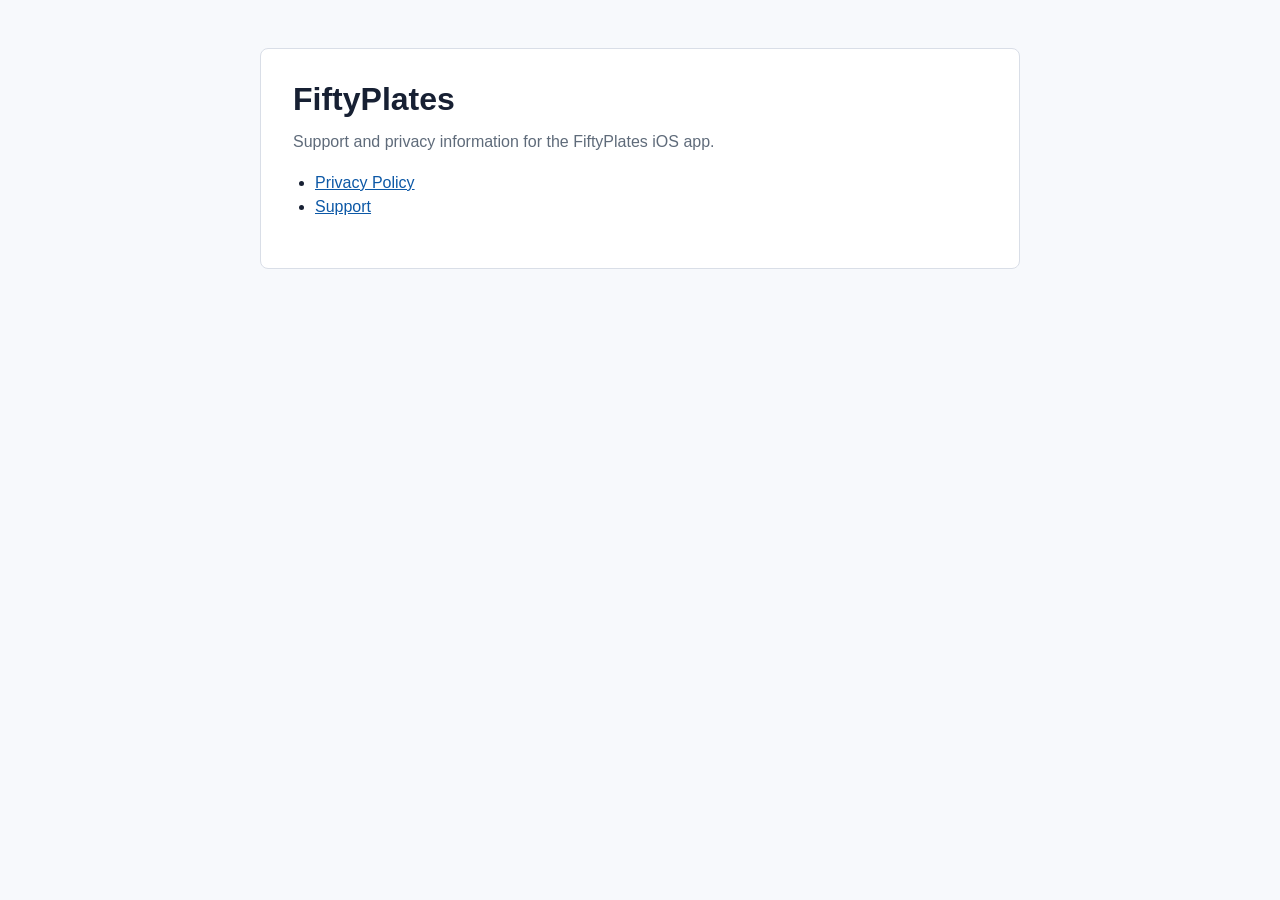
<file: fiftyplates/index.html>
<!doctype html>
<html lang="en">
  <head>
    <meta charset="utf-8">
    <meta name="viewport" content="width=device-width, initial-scale=1">
    <title>FiftyPlates Support</title>
    <style>
      :root {
        color-scheme: light;
        --ink: #172033;
        --muted: #5f6b7a;
        --line: #d9dee7;
        --bg: #f7f9fc;
        --panel: #ffffff;
        --accent: #0c58a6;
      }

      * {
        box-sizing: border-box;
      }

      body {
        margin: 0;
        font-family: -apple-system, BlinkMacSystemFont, "Segoe UI", sans-serif;
        line-height: 1.55;
        color: var(--ink);
        background: var(--bg);
      }

      main {
        width: min(760px, calc(100% - 32px));
        margin: 48px auto;
        padding: 32px;
        background: var(--panel);
        border: 1px solid var(--line);
        border-radius: 8px;
      }

      h1 {
        margin: 0 0 12px;
        font-size: 2rem;
        line-height: 1.15;
      }

      p {
        margin: 0 0 16px;
      }

      ul {
        padding-left: 22px;
      }

      a {
        color: var(--accent);
      }

      .muted {
        color: var(--muted);
      }
    </style>
  </head>
  <body>
    <main>
      <h1>FiftyPlates</h1>
      <p class="muted">Support and privacy information for the FiftyPlates iOS app.</p>
      <ul>
        <li><a href="./privacy.html">Privacy Policy</a></li>
        <li><a href="./support.html">Support</a></li>
      </ul>
    </main>
  </body>
</html>
</file>
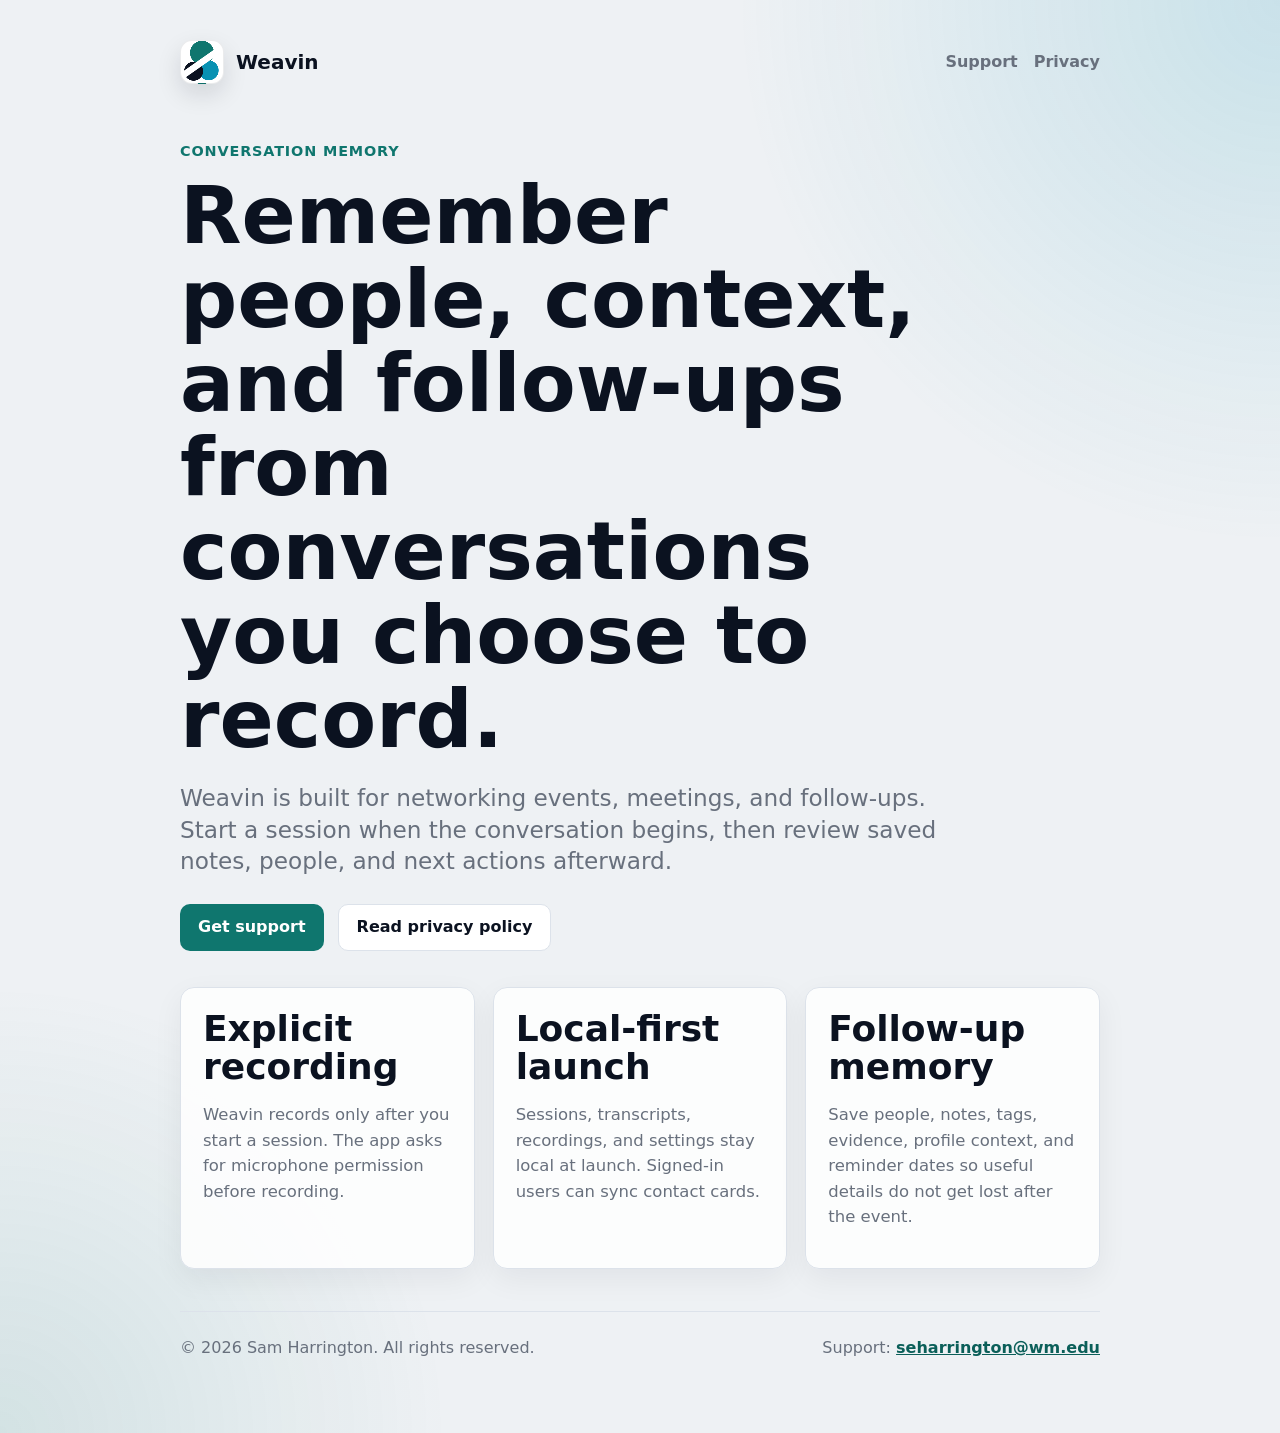
<file: noted/index.html>
<!doctype html>
<html lang="en">
  <head>
    <meta charset="utf-8" />
    <meta name="viewport" content="width=device-width, initial-scale=1" />
    <title>Weavin</title>
    <meta
      name="description"
      content="Weavin helps you remember people, follow-ups, and useful context from conversations you choose to record."
    />
    <link rel="stylesheet" href="./styles.css" />
  </head>
  <body>
    <main class="page">
      <nav class="nav" aria-label="Main">
        <a class="brand" href="./index.html">
          <span class="brand-mark" aria-hidden="true"></span>
          <span>Weavin</span>
        </a>
        <div class="nav-links">
          <a href="./support.html">Support</a>
          <a href="./privacy.html">Privacy</a>
        </div>
      </nav>

      <section class="hero">
        <div class="eyebrow">Conversation memory</div>
        <h1>Remember people, context, and follow-ups from conversations you choose to record.</h1>
        <p class="lede">
          Weavin is built for networking events, meetings, and follow-ups. Start
          a session when the conversation begins, then review saved notes,
          people, and next actions afterward.
        </p>
        <div class="button-row">
          <a class="button" href="./support.html">Get support</a>
          <a class="button secondary" href="./privacy.html">Read privacy policy</a>
        </div>
      </section>

      <section class="grid" aria-label="Launch scope">
        <article class="card">
          <h2>Explicit recording</h2>
          <p>
            Weavin records only after you start a session. The app asks for
            microphone permission before recording.
          </p>
        </article>
        <article class="card">
          <h2>Local-first launch</h2>
          <p>
            Sessions, transcripts, recordings, and settings stay local at
            launch. Signed-in users can sync contact cards.
          </p>
        </article>
        <article class="card">
          <h2>Follow-up memory</h2>
          <p>
            Save people, notes, tags, evidence, profile context, and reminder
            dates so useful details do not get lost after the event.
          </p>
        </article>
      </section>

      <footer class="footer">
        <span>© 2026 Sam Harrington. All rights reserved.</span>
        <span>Support: <a href="mailto:seharrington@wm.edu">seharrington@wm.edu</a></span>
      </footer>
    </main>
  </body>
</html>
</file>
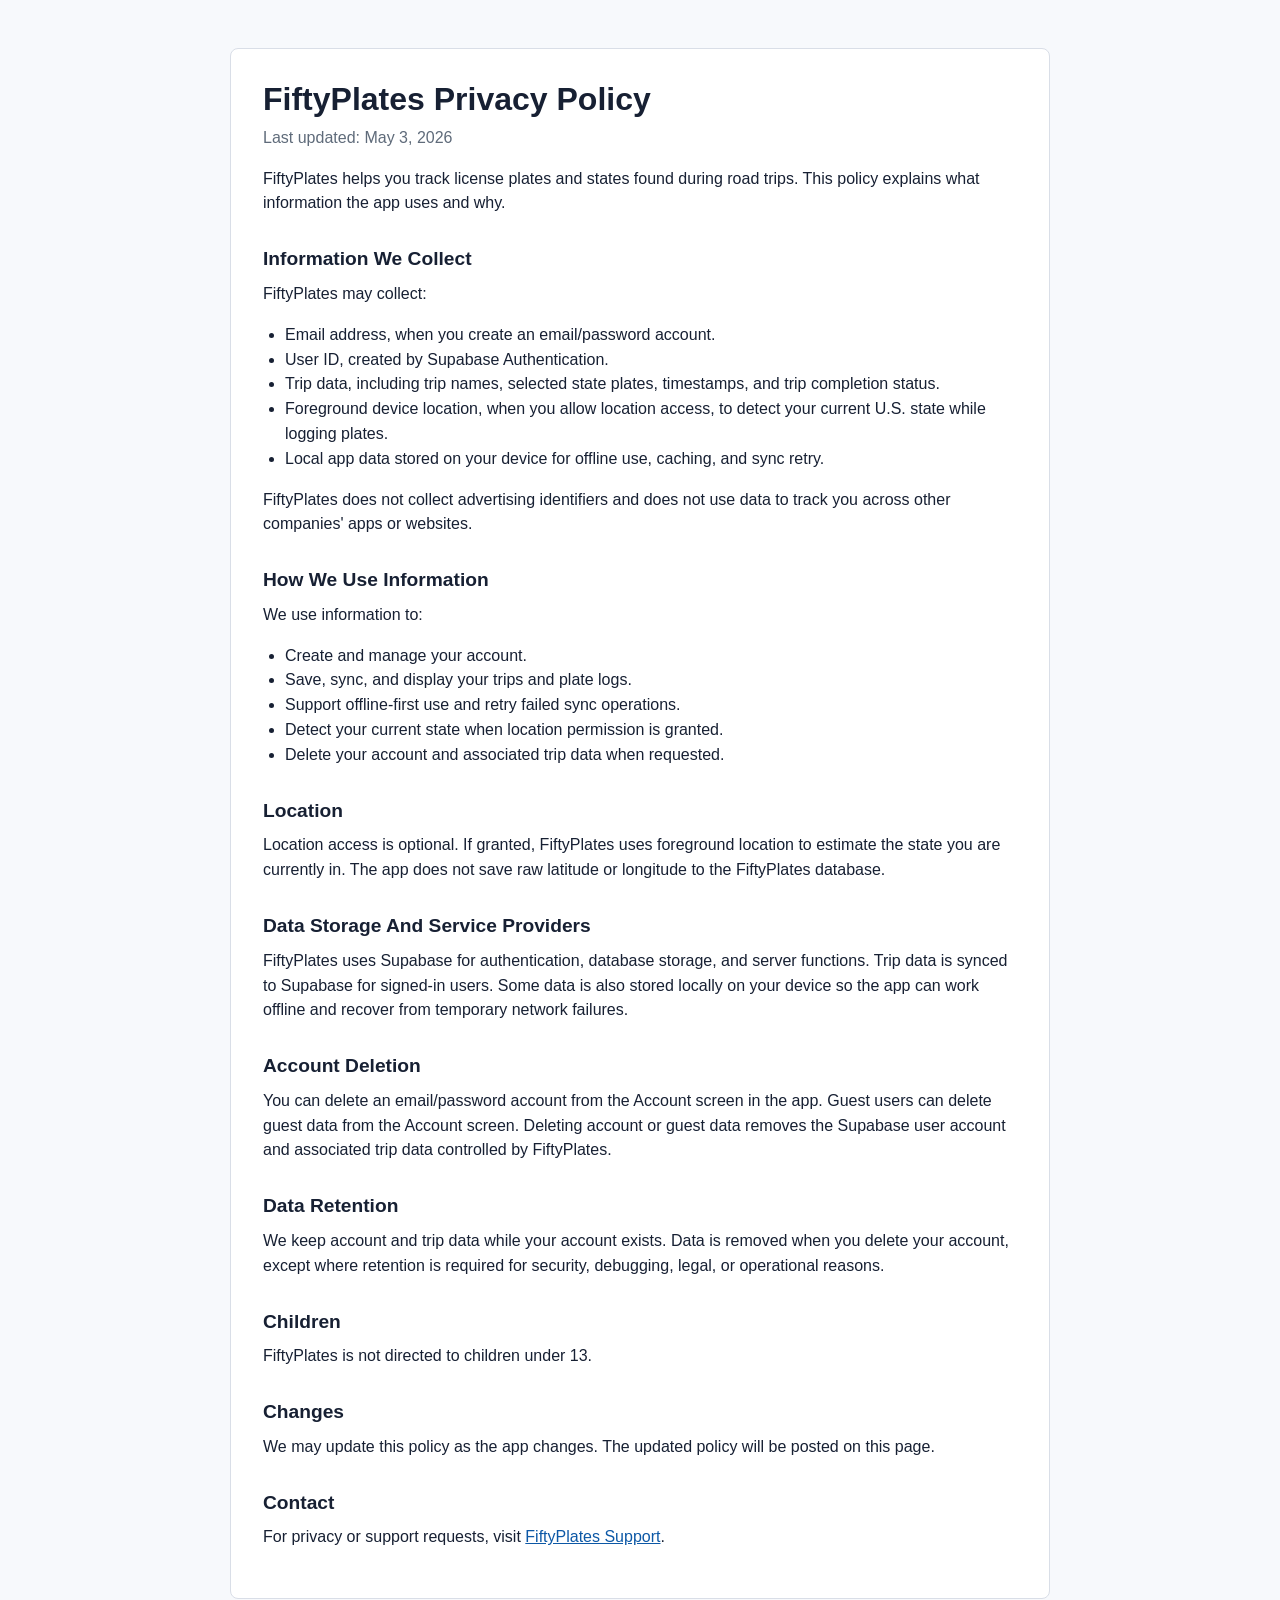
<file: fiftyplates/privacy.html>
<!doctype html>
<html lang="en">
  <head>
    <meta charset="utf-8">
    <meta name="viewport" content="width=device-width, initial-scale=1">
    <title>FiftyPlates Privacy Policy</title>
    <style>
      :root {
        color-scheme: light;
        --ink: #172033;
        --muted: #5f6b7a;
        --line: #d9dee7;
        --bg: #f7f9fc;
        --panel: #ffffff;
        --accent: #0c58a6;
      }

      * {
        box-sizing: border-box;
      }

      body {
        margin: 0;
        font-family: -apple-system, BlinkMacSystemFont, "Segoe UI", sans-serif;
        line-height: 1.55;
        color: var(--ink);
        background: var(--bg);
      }

      main {
        width: min(820px, calc(100% - 32px));
        margin: 48px auto;
        padding: 32px;
        background: var(--panel);
        border: 1px solid var(--line);
        border-radius: 8px;
      }

      h1 {
        margin: 0 0 8px;
        font-size: 2rem;
        line-height: 1.15;
      }

      h2 {
        margin: 28px 0 8px;
        font-size: 1.2rem;
      }

      p {
        margin: 0 0 16px;
      }

      ul {
        padding-left: 22px;
      }

      a {
        color: var(--accent);
      }

      .muted {
        color: var(--muted);
      }
    </style>
  </head>
  <body>
    <main>
      <h1>FiftyPlates Privacy Policy</h1>
      <p class="muted">Last updated: May 3, 2026</p>

      <p>FiftyPlates helps you track license plates and states found during road trips. This policy explains what information the app uses and why.</p>

      <h2>Information We Collect</h2>
      <p>FiftyPlates may collect:</p>
      <ul>
        <li>Email address, when you create an email/password account.</li>
        <li>User ID, created by Supabase Authentication.</li>
        <li>Trip data, including trip names, selected state plates, timestamps, and trip completion status.</li>
        <li>Foreground device location, when you allow location access, to detect your current U.S. state while logging plates.</li>
        <li>Local app data stored on your device for offline use, caching, and sync retry.</li>
      </ul>
      <p>FiftyPlates does not collect advertising identifiers and does not use data to track you across other companies' apps or websites.</p>

      <h2>How We Use Information</h2>
      <p>We use information to:</p>
      <ul>
        <li>Create and manage your account.</li>
        <li>Save, sync, and display your trips and plate logs.</li>
        <li>Support offline-first use and retry failed sync operations.</li>
        <li>Detect your current state when location permission is granted.</li>
        <li>Delete your account and associated trip data when requested.</li>
      </ul>

      <h2>Location</h2>
      <p>Location access is optional. If granted, FiftyPlates uses foreground location to estimate the state you are currently in. The app does not save raw latitude or longitude to the FiftyPlates database.</p>

      <h2>Data Storage And Service Providers</h2>
      <p>FiftyPlates uses Supabase for authentication, database storage, and server functions. Trip data is synced to Supabase for signed-in users. Some data is also stored locally on your device so the app can work offline and recover from temporary network failures.</p>

      <h2>Account Deletion</h2>
      <p>You can delete an email/password account from the Account screen in the app. Guest users can delete guest data from the Account screen. Deleting account or guest data removes the Supabase user account and associated trip data controlled by FiftyPlates.</p>

      <h2>Data Retention</h2>
      <p>We keep account and trip data while your account exists. Data is removed when you delete your account, except where retention is required for security, debugging, legal, or operational reasons.</p>

      <h2>Children</h2>
      <p>FiftyPlates is not directed to children under 13.</p>

      <h2>Changes</h2>
      <p>We may update this policy as the app changes. The updated policy will be posted on this page.</p>

      <h2>Contact</h2>
      <p>For privacy or support requests, visit <a href="./support.html">FiftyPlates Support</a>.</p>
    </main>
  </body>
</html>
</file>
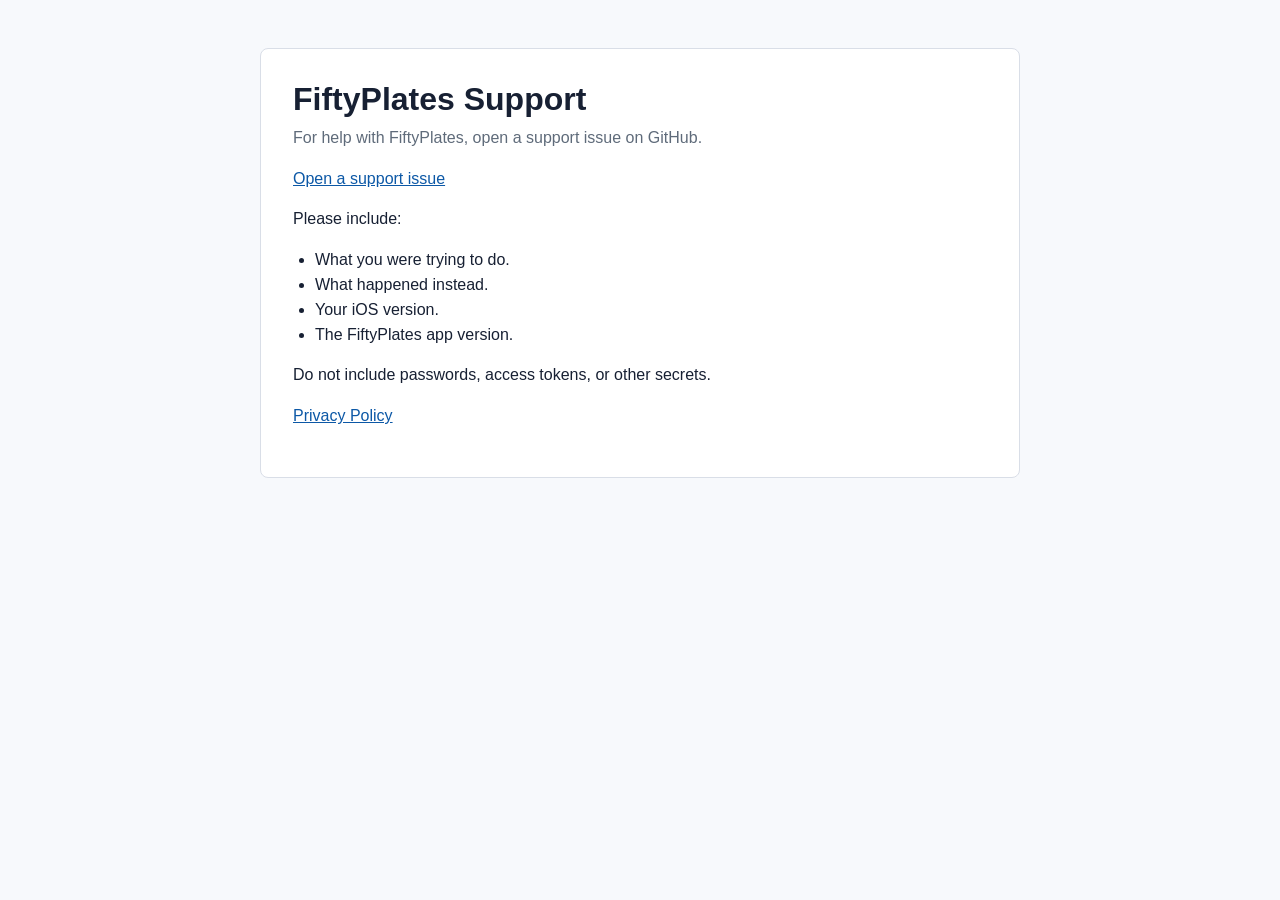
<file: fiftyplates/support.html>
<!doctype html>
<html lang="en">
  <head>
    <meta charset="utf-8">
    <meta name="viewport" content="width=device-width, initial-scale=1">
    <title>FiftyPlates Support</title>
    <style>
      :root {
        color-scheme: light;
        --ink: #172033;
        --muted: #5f6b7a;
        --line: #d9dee7;
        --bg: #f7f9fc;
        --panel: #ffffff;
        --accent: #0c58a6;
      }

      * {
        box-sizing: border-box;
      }

      body {
        margin: 0;
        font-family: -apple-system, BlinkMacSystemFont, "Segoe UI", sans-serif;
        line-height: 1.55;
        color: var(--ink);
        background: var(--bg);
      }

      main {
        width: min(760px, calc(100% - 32px));
        margin: 48px auto;
        padding: 32px;
        background: var(--panel);
        border: 1px solid var(--line);
        border-radius: 8px;
      }

      h1 {
        margin: 0 0 8px;
        font-size: 2rem;
        line-height: 1.15;
      }

      p {
        margin: 0 0 16px;
      }

      ul {
        padding-left: 22px;
      }

      a {
        color: var(--accent);
      }

      .muted {
        color: var(--muted);
      }
    </style>
  </head>
  <body>
    <main>
      <h1>FiftyPlates Support</h1>
      <p class="muted">For help with FiftyPlates, open a support issue on GitHub.</p>
      <p><a href="https://github.com/JeremyBarry03/FiftyPlates/issues">Open a support issue</a></p>
      <p>Please include:</p>
      <ul>
        <li>What you were trying to do.</li>
        <li>What happened instead.</li>
        <li>Your iOS version.</li>
        <li>The FiftyPlates app version.</li>
      </ul>
      <p>Do not include passwords, access tokens, or other secrets.</p>
      <p><a href="./privacy.html">Privacy Policy</a></p>
    </main>
  </body>
</html>
</file>
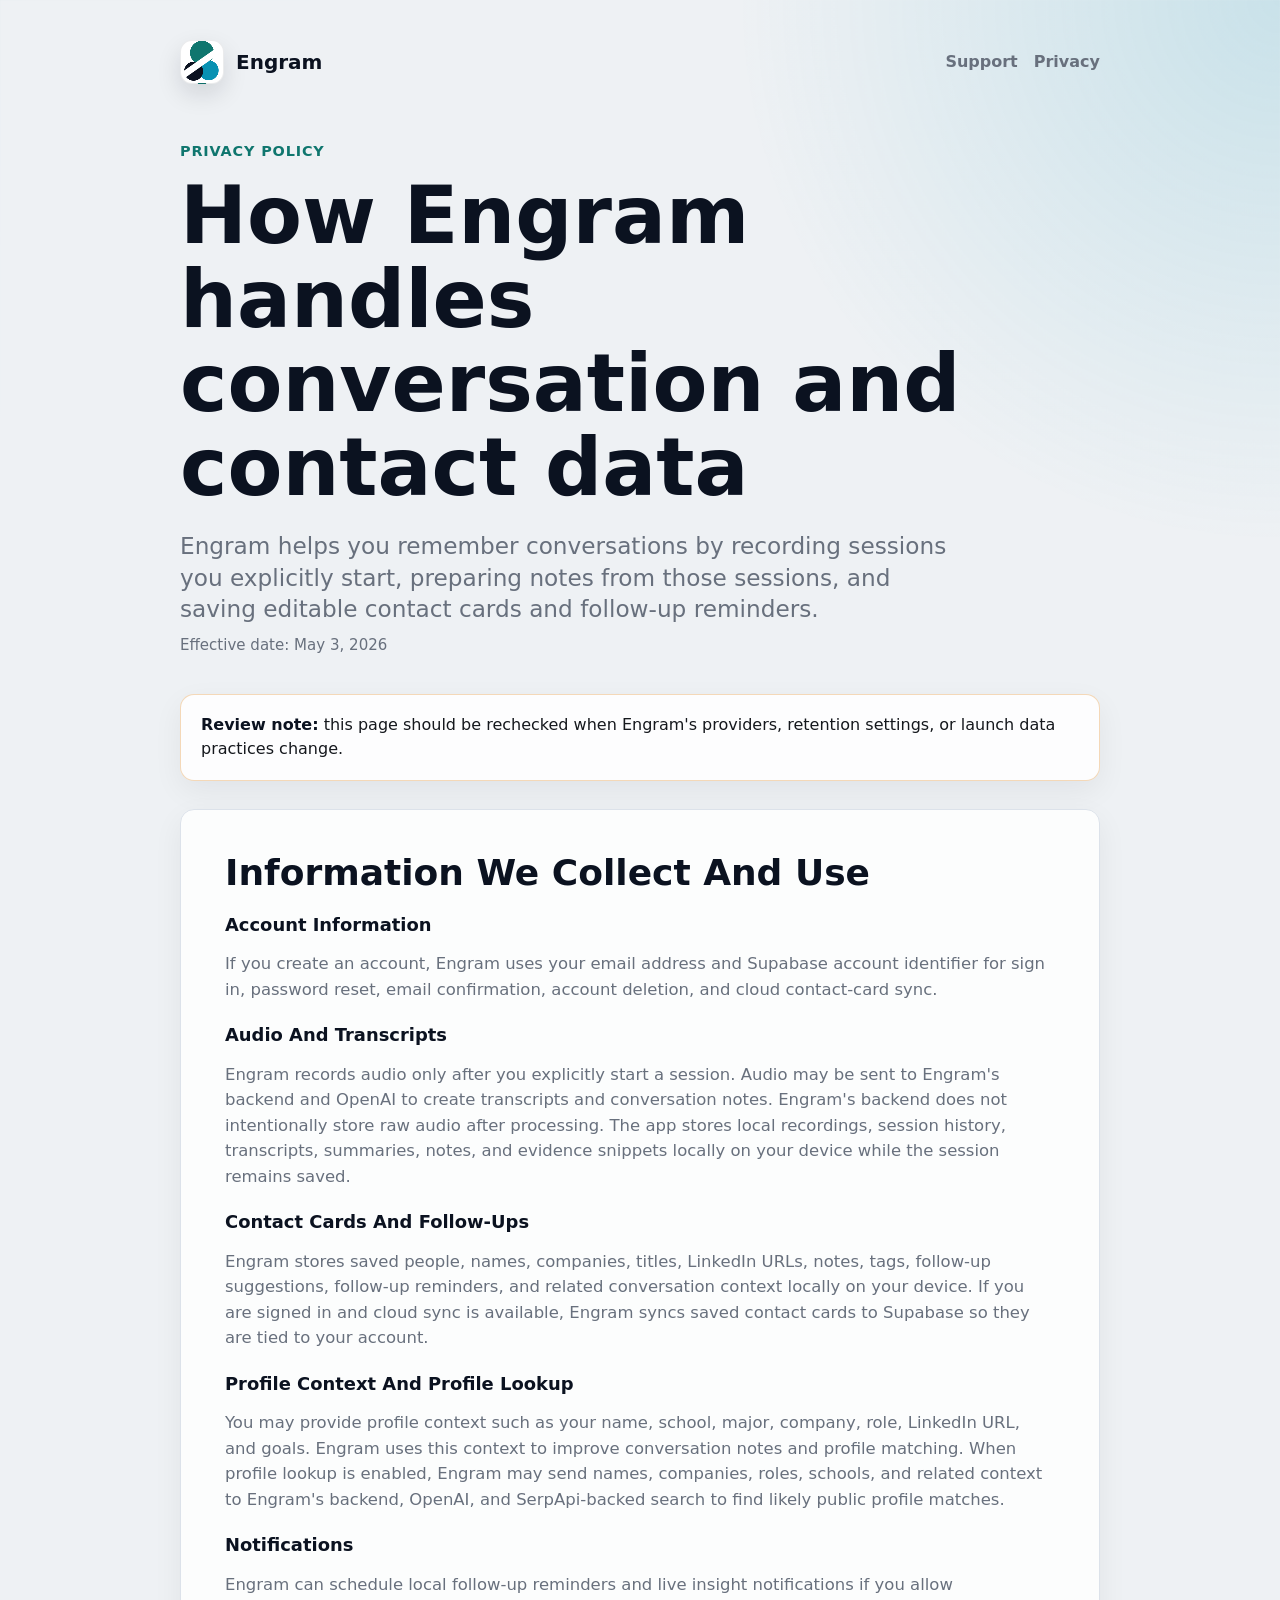
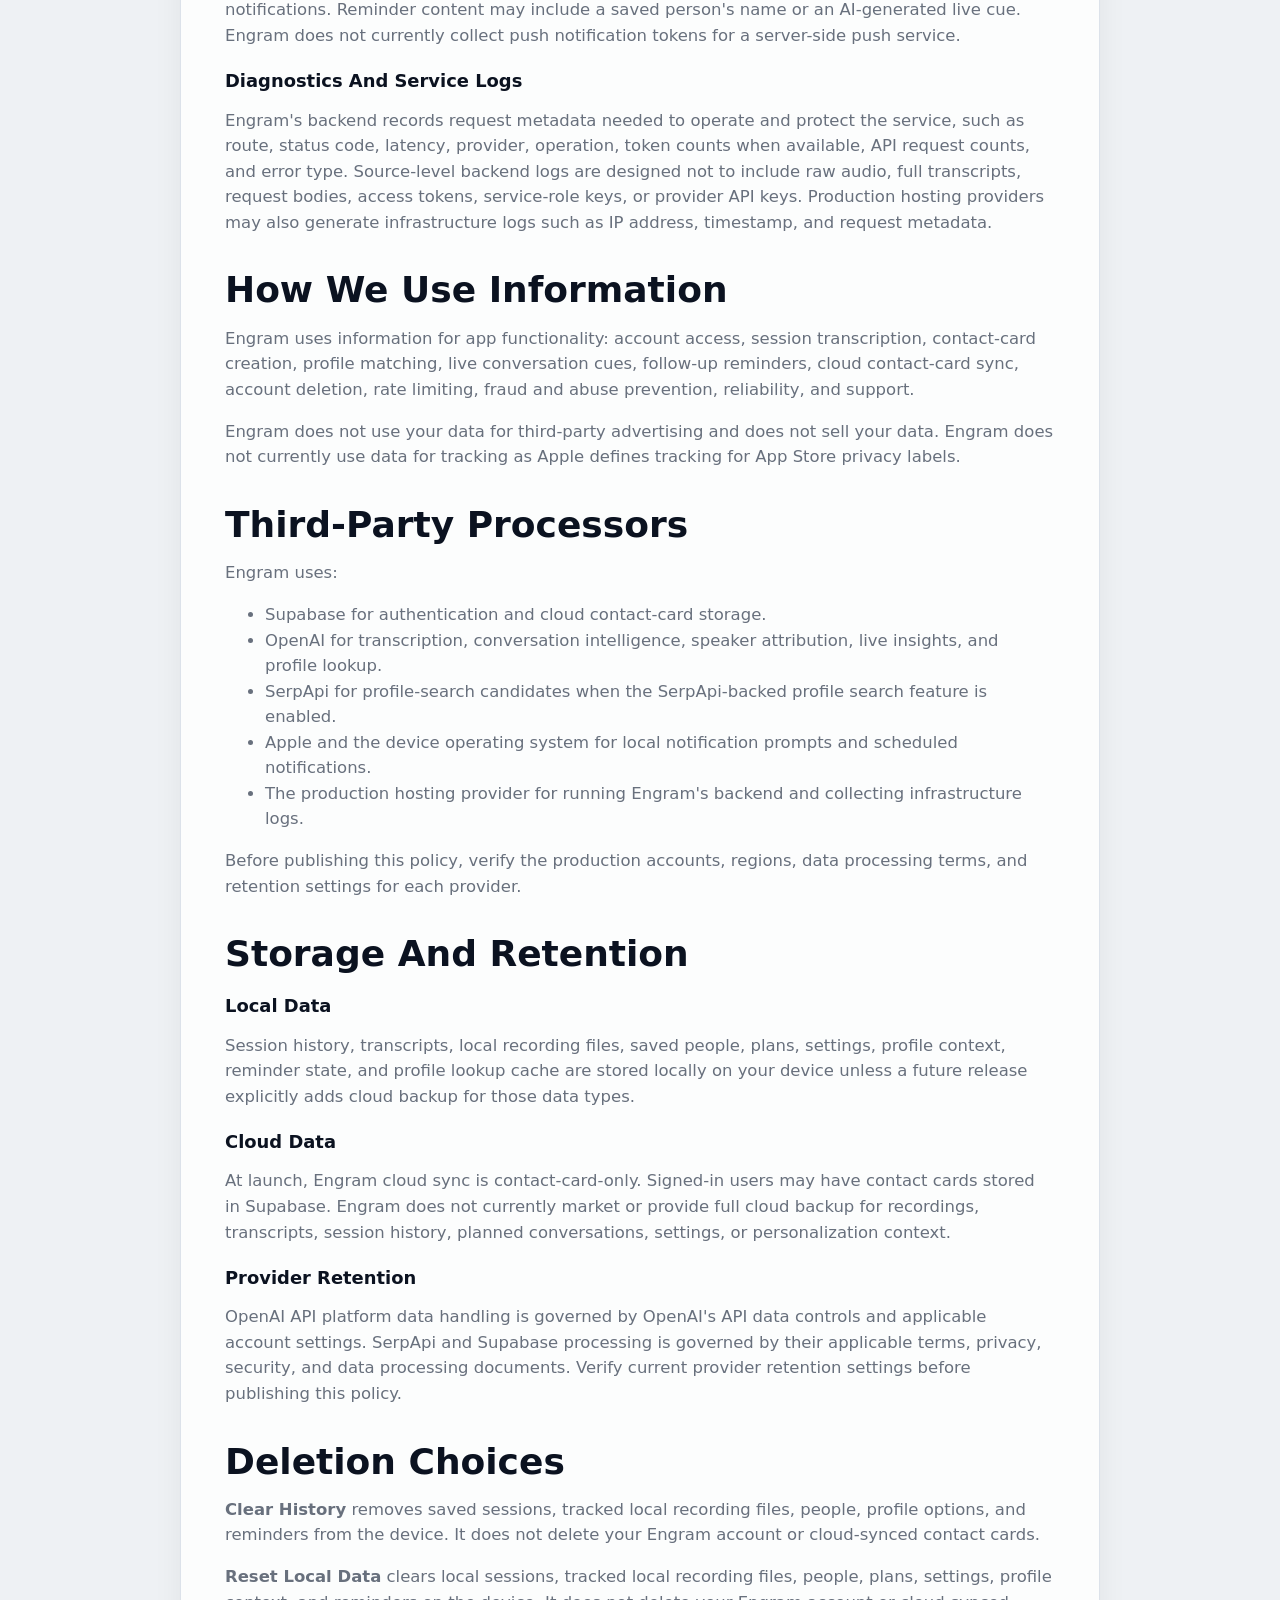
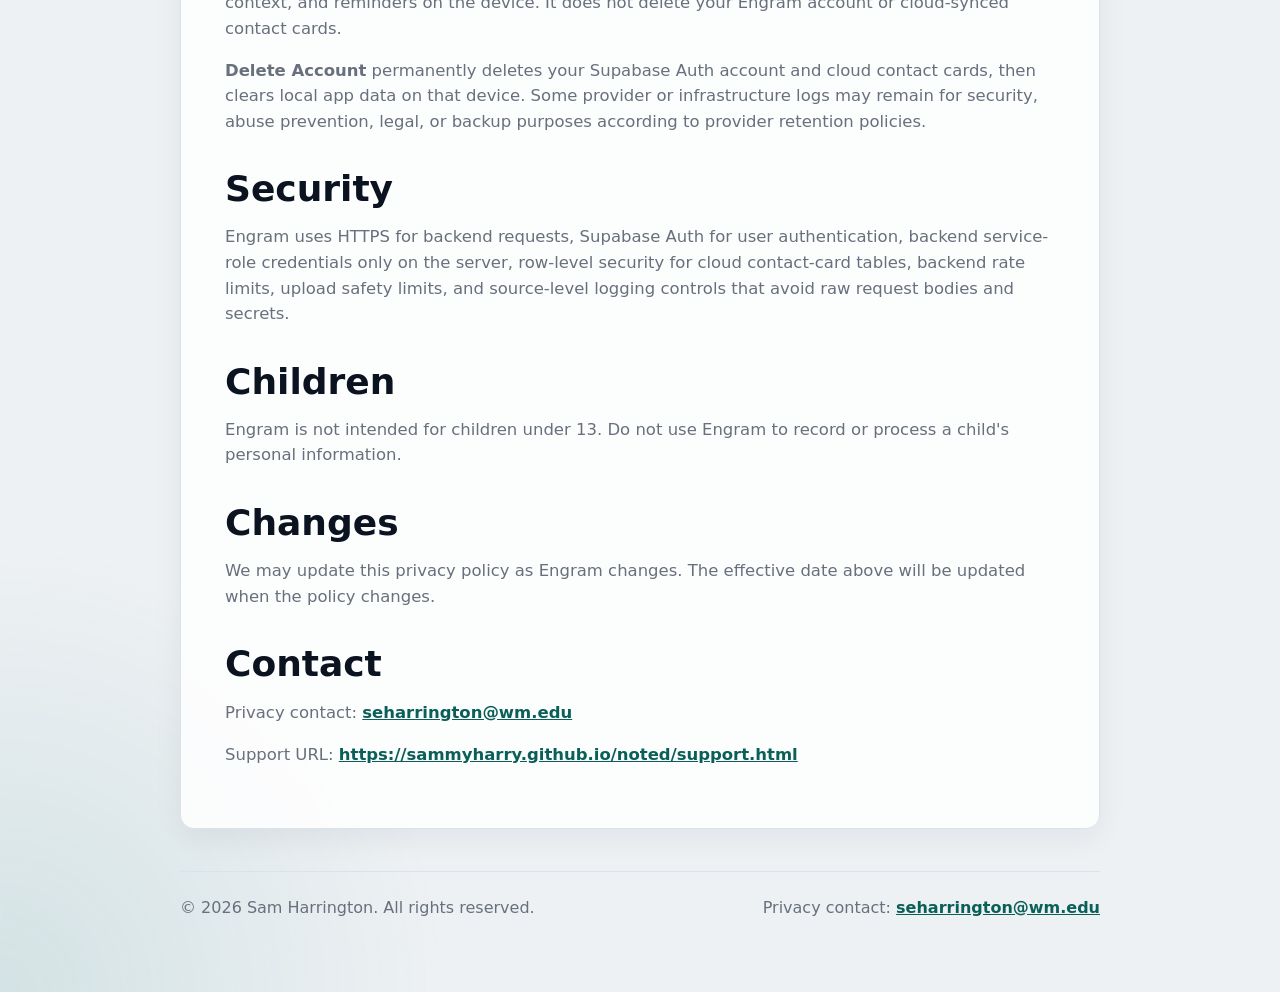
<file: noted/privacy.html>
<!doctype html>
<html lang="en">
  <head>
    <meta charset="utf-8" />
    <meta name="viewport" content="width=device-width, initial-scale=1" />
    <title>Engram Privacy Policy</title>
    <meta
      name="description"
      content="Privacy policy draft for Engram, a conversation memory app for networking, meetings, and follow-ups."
    />
    <link rel="stylesheet" href="./styles.css" />
  </head>
  <body>
    <main class="page">
      <nav class="nav" aria-label="Main">
        <a class="brand" href="./index.html">
          <span class="brand-mark" aria-hidden="true"></span>
          <span>Engram</span>
        </a>
        <div class="nav-links">
          <a href="./support.html">Support</a>
          <a href="./privacy.html">Privacy</a>
        </div>
      </nav>

      <section class="hero">
        <div class="eyebrow">Privacy Policy</div>
        <h1>How Engram handles conversation and contact data</h1>
        <p class="lede">
          Engram helps you remember conversations by recording sessions you
          explicitly start, preparing notes from those sessions, and saving
          editable contact cards and follow-up reminders.
        </p>
        <p class="meta">Effective date: May 3, 2026</p>
      </section>

      <section class="notice">
        <strong>Review note:</strong> this page should be rechecked when
        Engram's providers, retention settings, or launch data practices change.
      </section>

      <article class="content">
        <h2>Information We Collect And Use</h2>

        <h3>Account Information</h3>
        <p>
          If you create an account, Engram uses your email address and Supabase
          account identifier for sign in, password reset, email confirmation,
          account deletion, and cloud contact-card sync.
        </p>

        <h3>Audio And Transcripts</h3>
        <p>
          Engram records audio only after you explicitly start a session. Audio
          may be sent to Engram's backend and OpenAI to create transcripts and
          conversation notes. Engram's backend does not intentionally store raw
          audio after processing. The app stores local recordings, session
          history, transcripts, summaries, notes, and evidence snippets locally
          on your device while the session remains saved.
        </p>

        <h3>Contact Cards And Follow-Ups</h3>
        <p>
          Engram stores saved people, names, companies, titles, LinkedIn URLs,
          notes, tags, follow-up suggestions, follow-up reminders, and related
          conversation context locally on your device. If you are signed in and
          cloud sync is available, Engram syncs saved contact cards to Supabase
          so they are tied to your account.
        </p>

        <h3>Profile Context And Profile Lookup</h3>
        <p>
          You may provide profile context such as your name, school, major,
          company, role, LinkedIn URL, and goals. Engram uses this context to
          improve conversation notes and profile matching. When profile lookup
          is enabled, Engram may send names, companies, roles, schools, and
          related context to Engram's backend, OpenAI, and SerpApi-backed search
          to find likely public profile matches.
        </p>

        <h3>Notifications</h3>
        <p>
          Engram can schedule local follow-up reminders and live insight
          notifications if you allow notifications. Reminder content may include
          a saved person's name or an AI-generated live cue. Engram does not
          currently collect push notification tokens for a server-side push
          service.
        </p>

        <h3>Diagnostics And Service Logs</h3>
        <p>
          Engram's backend records request metadata needed to operate and
          protect the service, such as route, status code, latency, provider,
          operation, token counts when available, API request counts, and error
          type. Source-level backend logs are designed not to include raw audio,
          full transcripts, request bodies, access tokens, service-role keys, or
          provider API keys. Production hosting providers may also generate
          infrastructure logs such as IP address, timestamp, and request
          metadata.
        </p>

        <h2>How We Use Information</h2>
        <p>
          Engram uses information for app functionality: account access, session
          transcription, contact-card creation, profile matching, live
          conversation cues, follow-up reminders, cloud contact-card sync,
          account deletion, rate limiting, fraud and abuse prevention,
          reliability, and support.
        </p>
        <p>
          Engram does not use your data for third-party advertising and does not
          sell your data. Engram does not currently use data for tracking as
          Apple defines tracking for App Store privacy labels.
        </p>

        <h2>Third-Party Processors</h2>
        <p>Engram uses:</p>
        <ul>
          <li>Supabase for authentication and cloud contact-card storage.</li>
          <li>
            OpenAI for transcription, conversation intelligence, speaker
            attribution, live insights, and profile lookup.
          </li>
          <li>
            SerpApi for profile-search candidates when the SerpApi-backed
            profile search feature is enabled.
          </li>
          <li>
            Apple and the device operating system for local notification prompts
            and scheduled notifications.
          </li>
          <li>
            The production hosting provider for running Engram's backend and
            collecting infrastructure logs.
          </li>
        </ul>
        <p>
          Before publishing this policy, verify the production accounts,
          regions, data processing terms, and retention settings for each
          provider.
        </p>

        <h2>Storage And Retention</h2>
        <h3>Local Data</h3>
        <p>
          Session history, transcripts, local recording files, saved people,
          plans, settings, profile context, reminder state, and profile lookup
          cache are stored locally on your device unless a future release
          explicitly adds cloud backup for those data types.
        </p>

        <h3>Cloud Data</h3>
        <p>
          At launch, Engram cloud sync is contact-card-only. Signed-in users may
          have contact cards stored in Supabase. Engram does not currently
          market or provide full cloud backup for recordings, transcripts,
          session history, planned conversations, settings, or personalization
          context.
        </p>

        <h3>Provider Retention</h3>
        <p>
          OpenAI API platform data handling is governed by OpenAI's API data
          controls and applicable account settings. SerpApi and Supabase
          processing is governed by their applicable terms, privacy, security,
          and data processing documents. Verify current provider retention
          settings before publishing this policy.
        </p>

        <h2>Deletion Choices</h2>
        <p>
          <strong>Clear History</strong> removes saved sessions, tracked local
          recording files, people, profile options, and reminders from the
          device. It does not delete your Engram account or cloud-synced contact
          cards.
        </p>
        <p>
          <strong>Reset Local Data</strong> clears local sessions, tracked local
          recording files, people, plans, settings, profile context, and
          reminders on the device. It does not delete your Engram account or
          cloud-synced contact cards.
        </p>
        <p>
          <strong>Delete Account</strong> permanently deletes your Supabase Auth
          account and cloud contact cards, then clears local app data on that
          device. Some provider or infrastructure logs may remain for security,
          abuse prevention, legal, or backup purposes according to provider
          retention policies.
        </p>

        <h2>Security</h2>
        <p>
          Engram uses HTTPS for backend requests, Supabase Auth for user
          authentication, backend service-role credentials only on the server,
          row-level security for cloud contact-card tables, backend rate limits,
          upload safety limits, and source-level logging controls that avoid raw
          request bodies and secrets.
        </p>

        <h2>Children</h2>
        <p>
          Engram is not intended for children under 13. Do not use Engram to
          record or process a child's personal information.
        </p>

        <h2>Changes</h2>
        <p>
          We may update this privacy policy as Engram changes. The effective
          date above will be updated when the policy changes.
        </p>

        <h2>Contact</h2>
        <p>
          Privacy contact:
          <a href="mailto:seharrington@wm.edu">seharrington@wm.edu</a>
        </p>
        <p>
          Support URL:
          <a href="https://sammyharry.github.io/noted/support.html">https://sammyharry.github.io/noted/support.html</a>
        </p>
      </article>

      <footer class="footer">
        <span>© 2026 Sam Harrington. All rights reserved.</span>
        <span>Privacy contact: <a href="mailto:seharrington@wm.edu">seharrington@wm.edu</a></span>
      </footer>
    </main>
  </body>
</html>
</file>
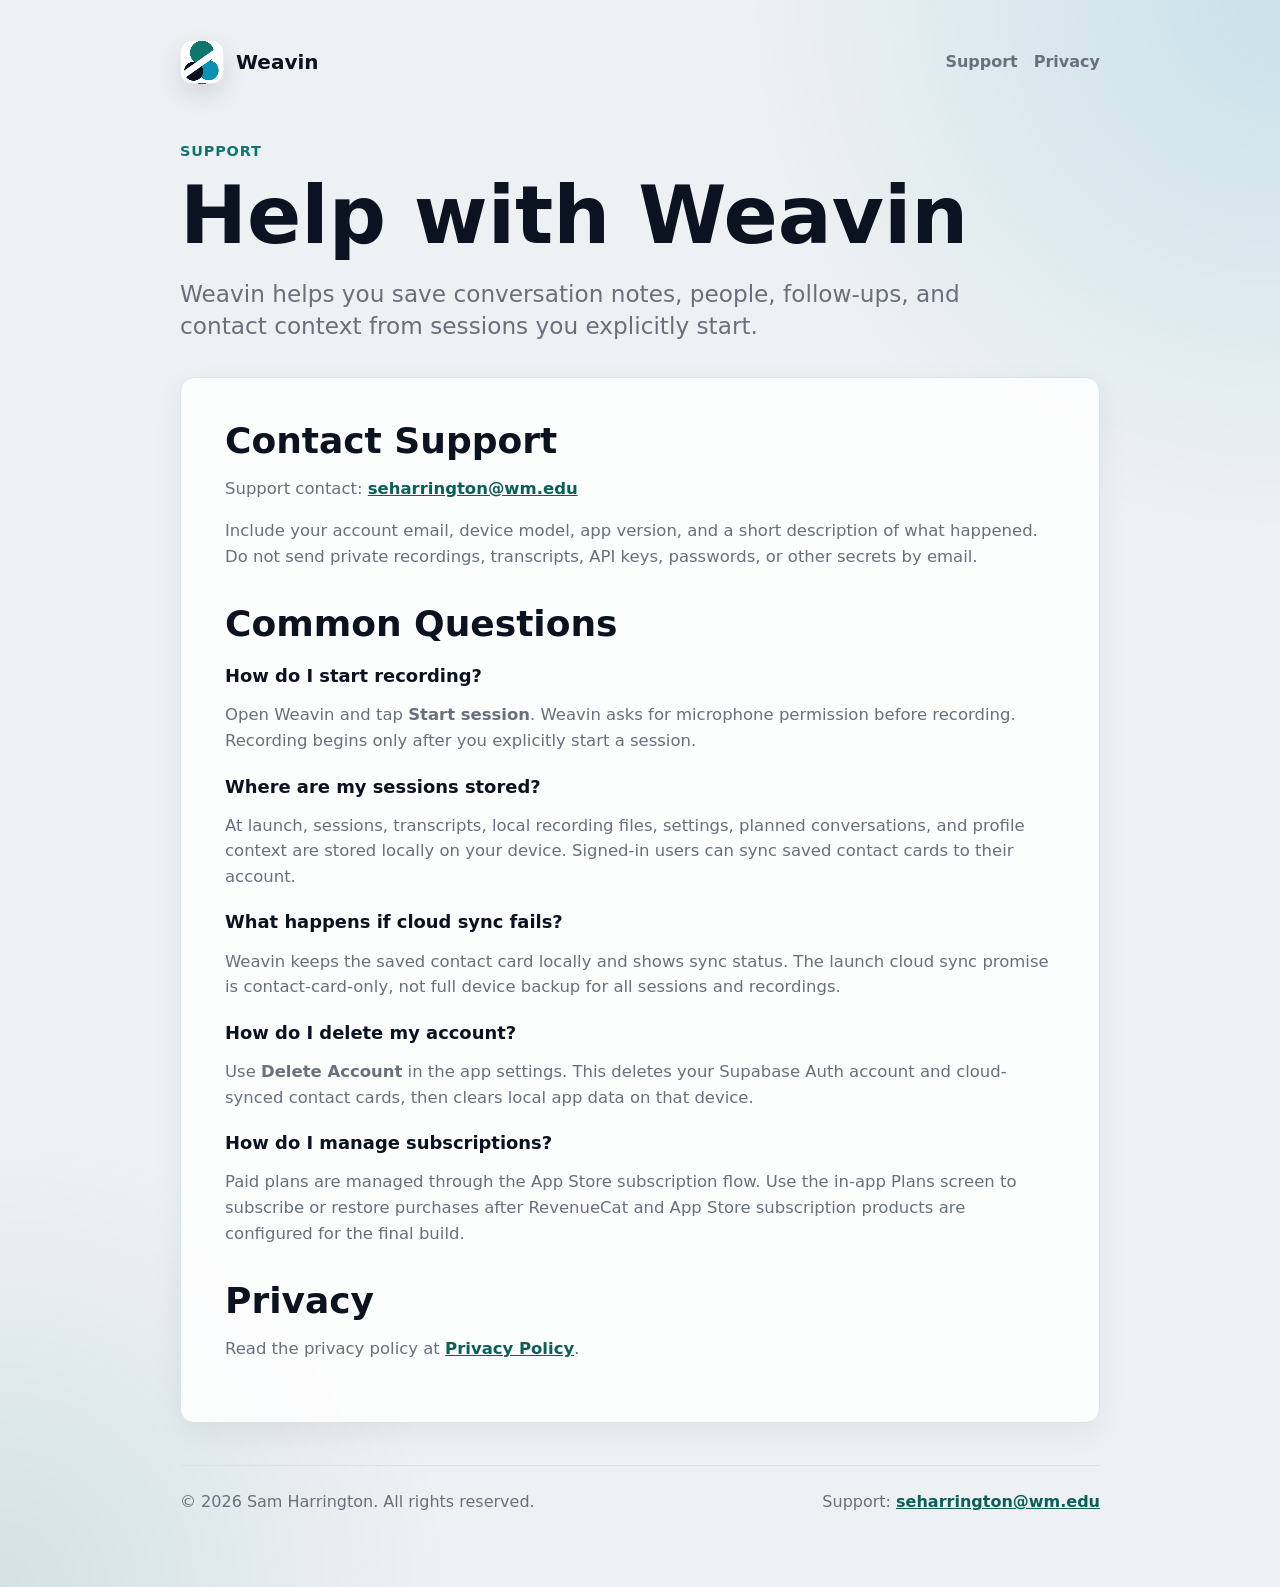
<file: noted/support.html>
<!doctype html>
<html lang="en">
  <head>
    <meta charset="utf-8" />
    <meta name="viewport" content="width=device-width, initial-scale=1" />
    <title>Weavin Support</title>
    <meta
      name="description"
      content="Support information for Weavin, a conversation memory app for networking, meetings, and follow-ups."
    />
    <link rel="stylesheet" href="./styles.css" />
  </head>
  <body>
    <main class="page">
      <nav class="nav" aria-label="Main">
        <a class="brand" href="./index.html">
          <span class="brand-mark" aria-hidden="true"></span>
          <span>Weavin</span>
        </a>
        <div class="nav-links">
          <a href="./support.html">Support</a>
          <a href="./privacy.html">Privacy</a>
        </div>
      </nav>

      <section class="hero">
        <div class="eyebrow">Support</div>
        <h1>Help with Weavin</h1>
        <p class="lede">
          Weavin helps you save conversation notes, people, follow-ups, and
          contact context from sessions you explicitly start.
        </p>
      </section>

      <section class="content">
        <h2>Contact Support</h2>
        <p>
          Support contact:
          <a href="mailto:seharrington@wm.edu">seharrington@wm.edu</a>
        </p>
        <p>
          Include your account email, device model, app version, and a short
          description of what happened. Do not send private recordings,
          transcripts, API keys, passwords, or other secrets by email.
        </p>

        <h2>Common Questions</h2>

        <h3>How do I start recording?</h3>
        <p>
          Open Weavin and tap <strong>Start session</strong>. Weavin asks for
          microphone permission before recording. Recording begins only after
          you explicitly start a session.
        </p>

        <h3>Where are my sessions stored?</h3>
        <p>
          At launch, sessions, transcripts, local recording files, settings,
          planned conversations, and profile context are stored locally on your
          device. Signed-in users can sync saved contact cards to their account.
        </p>

        <h3>What happens if cloud sync fails?</h3>
        <p>
          Weavin keeps the saved contact card locally and shows sync status.
          The launch cloud sync promise is contact-card-only, not full device
          backup for all sessions and recordings.
        </p>

        <h3>How do I delete my account?</h3>
        <p>
          Use <strong>Delete Account</strong> in the app settings. This deletes
          your Supabase Auth account and cloud-synced contact cards, then clears
          local app data on that device.
        </p>

        <h3>How do I manage subscriptions?</h3>
        <p>
          Paid plans are managed through the App Store subscription flow. Use
          the in-app Plans screen to subscribe or restore purchases after
          RevenueCat and App Store subscription products are configured for the
          final build.
        </p>

        <h2>Privacy</h2>
        <p>
          Read the privacy policy at <a href="./privacy.html">Privacy Policy</a>.
        </p>
      </section>

      <footer class="footer">
        <span>© 2026 Sam Harrington. All rights reserved.</span>
        <span>Support: <a href="mailto:seharrington@wm.edu">seharrington@wm.edu</a></span>
      </footer>
    </main>
  </body>
</html>
</file>
<file: noted/styles.css>
:root {
  color-scheme: light;
  --background: #eef1f4;
  --surface: #ffffff;
  --surface-muted: #f7f8fa;
  --border: #dce2ea;
  --text: #15181d;
  --muted: #68707d;
  --primary: #0f766e;
  --primary-dark: #0b5f59;
  --secondary: #0b1220;
  --accent: #0891b2;
  --danger: #b42318;
}

* {
  box-sizing: border-box;
}

html {
  background: var(--background);
}

body {
  background:
    radial-gradient(circle at top right, rgba(8, 145, 178, 0.16), transparent 34rem),
    radial-gradient(circle at bottom left, rgba(15, 118, 110, 0.12), transparent 28rem),
    var(--background);
  color: var(--text);
  font-family:
    Inter, ui-sans-serif, system-ui, -apple-system, BlinkMacSystemFont, "Segoe UI",
    sans-serif;
  line-height: 1.55;
  margin: 0;
  min-height: 100vh;
}

a {
  color: var(--primary-dark);
  font-weight: 700;
}

.page {
  margin: 0 auto;
  max-width: 960px;
  padding: 40px 20px 72px;
}

.nav {
  align-items: center;
  display: flex;
  gap: 18px;
  justify-content: space-between;
  margin-bottom: 56px;
}

.brand {
  align-items: center;
  color: var(--secondary);
  display: inline-flex;
  font-size: 1.25rem;
  font-weight: 900;
  gap: 12px;
  text-decoration: none;
}

.brand img,
.brand-mark {
  border-radius: 12px;
  box-shadow: 0 10px 24px rgba(11, 18, 32, 0.12);
  height: 44px;
  width: 44px;
}

.brand-mark {
  background:
    linear-gradient(145deg, transparent 44%, #ffffff 45%, #ffffff 55%, transparent 56%),
    radial-gradient(circle at 30% 72%, #0b1220 0 22%, transparent 23%),
    radial-gradient(circle at 66% 70%, #0891b2 0 24%, transparent 25%),
    radial-gradient(circle at 50% 28%, #0f766e 0 32%, transparent 33%),
    #ffffff;
  border: 1px solid rgba(11, 18, 32, 0.08);
  display: inline-block;
  flex: 0 0 auto;
}

.nav-links {
  display: flex;
  flex-wrap: wrap;
  gap: 16px;
}

.nav-links a {
  color: var(--muted);
  text-decoration: none;
}

.hero {
  margin-bottom: 36px;
}

.eyebrow {
  color: var(--primary);
  font-size: 0.9rem;
  font-weight: 900;
  letter-spacing: 0.06em;
  margin-bottom: 12px;
  text-transform: uppercase;
}

h1,
h2,
h3 {
  color: var(--secondary);
  line-height: 1.05;
  margin: 0;
}

h1 {
  font-size: clamp(2.75rem, 7vw, 5rem);
  letter-spacing: 0;
  max-width: 820px;
}

h2 {
  font-size: clamp(1.55rem, 4vw, 2.25rem);
  margin-top: 36px;
}

h3 {
  font-size: 1.12rem;
  margin-top: 24px;
}

p,
li {
  color: var(--muted);
  font-size: 1.03rem;
}

.lede {
  color: var(--muted);
  font-size: clamp(1.15rem, 3vw, 1.45rem);
  line-height: 1.35;
  margin: 20px 0 0;
  max-width: 780px;
}

.grid {
  display: grid;
  gap: 18px;
  grid-template-columns: repeat(auto-fit, minmax(240px, 1fr));
  margin-top: 30px;
}

.card,
.notice,
.content {
  background: rgba(255, 255, 255, 0.86);
  border: 1px solid var(--border);
  border-radius: 14px;
  box-shadow: 0 10px 30px rgba(11, 18, 32, 0.06);
}

.card {
  padding: 22px;
}

.card h2,
.card h3 {
  margin-top: 0;
}

.notice {
  border-color: rgba(217, 119, 6, 0.28);
  margin: 28px 0;
  padding: 18px 20px;
}

.notice strong {
  color: var(--secondary);
}

.content {
  padding: clamp(22px, 5vw, 44px);
}

.content > :first-child {
  margin-top: 0;
}

.button-row {
  display: flex;
  flex-wrap: wrap;
  gap: 14px;
  margin-top: 28px;
}

.button {
  align-items: center;
  background: var(--primary);
  border-radius: 10px;
  color: #ffffff;
  display: inline-flex;
  font-weight: 900;
  min-height: 44px;
  padding: 10px 18px;
  text-decoration: none;
}

.button.secondary {
  background: var(--surface);
  border: 1px solid var(--border);
  color: var(--secondary);
}

.meta {
  color: var(--muted);
  font-size: 0.94rem;
  margin-top: 10px;
}

.footer {
  border-top: 1px solid var(--border);
  color: var(--muted);
  display: flex;
  flex-wrap: wrap;
  gap: 12px;
  justify-content: space-between;
  margin-top: 42px;
  padding-top: 24px;
}

@media (max-width: 640px) {
  .nav {
    align-items: flex-start;
    flex-direction: column;
  }

  .page {
    padding-top: 24px;
  }
}
</file>
